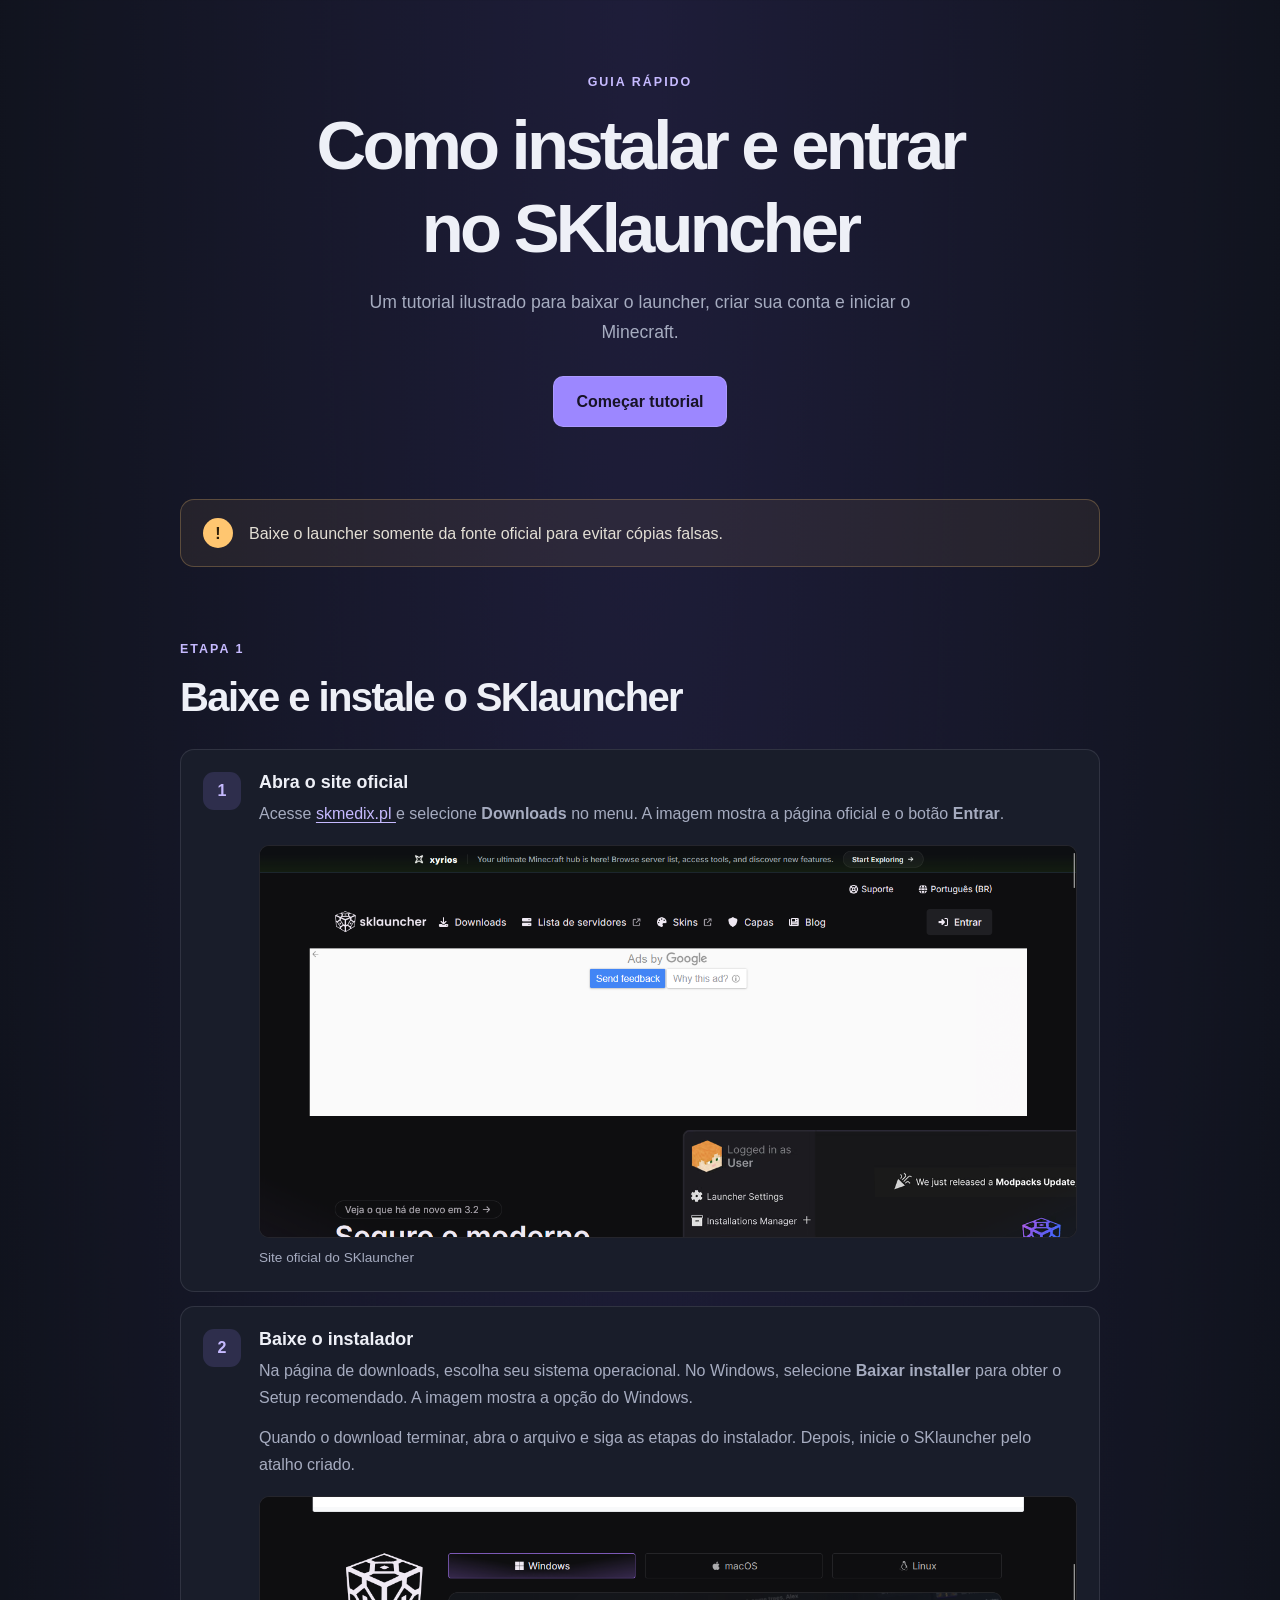
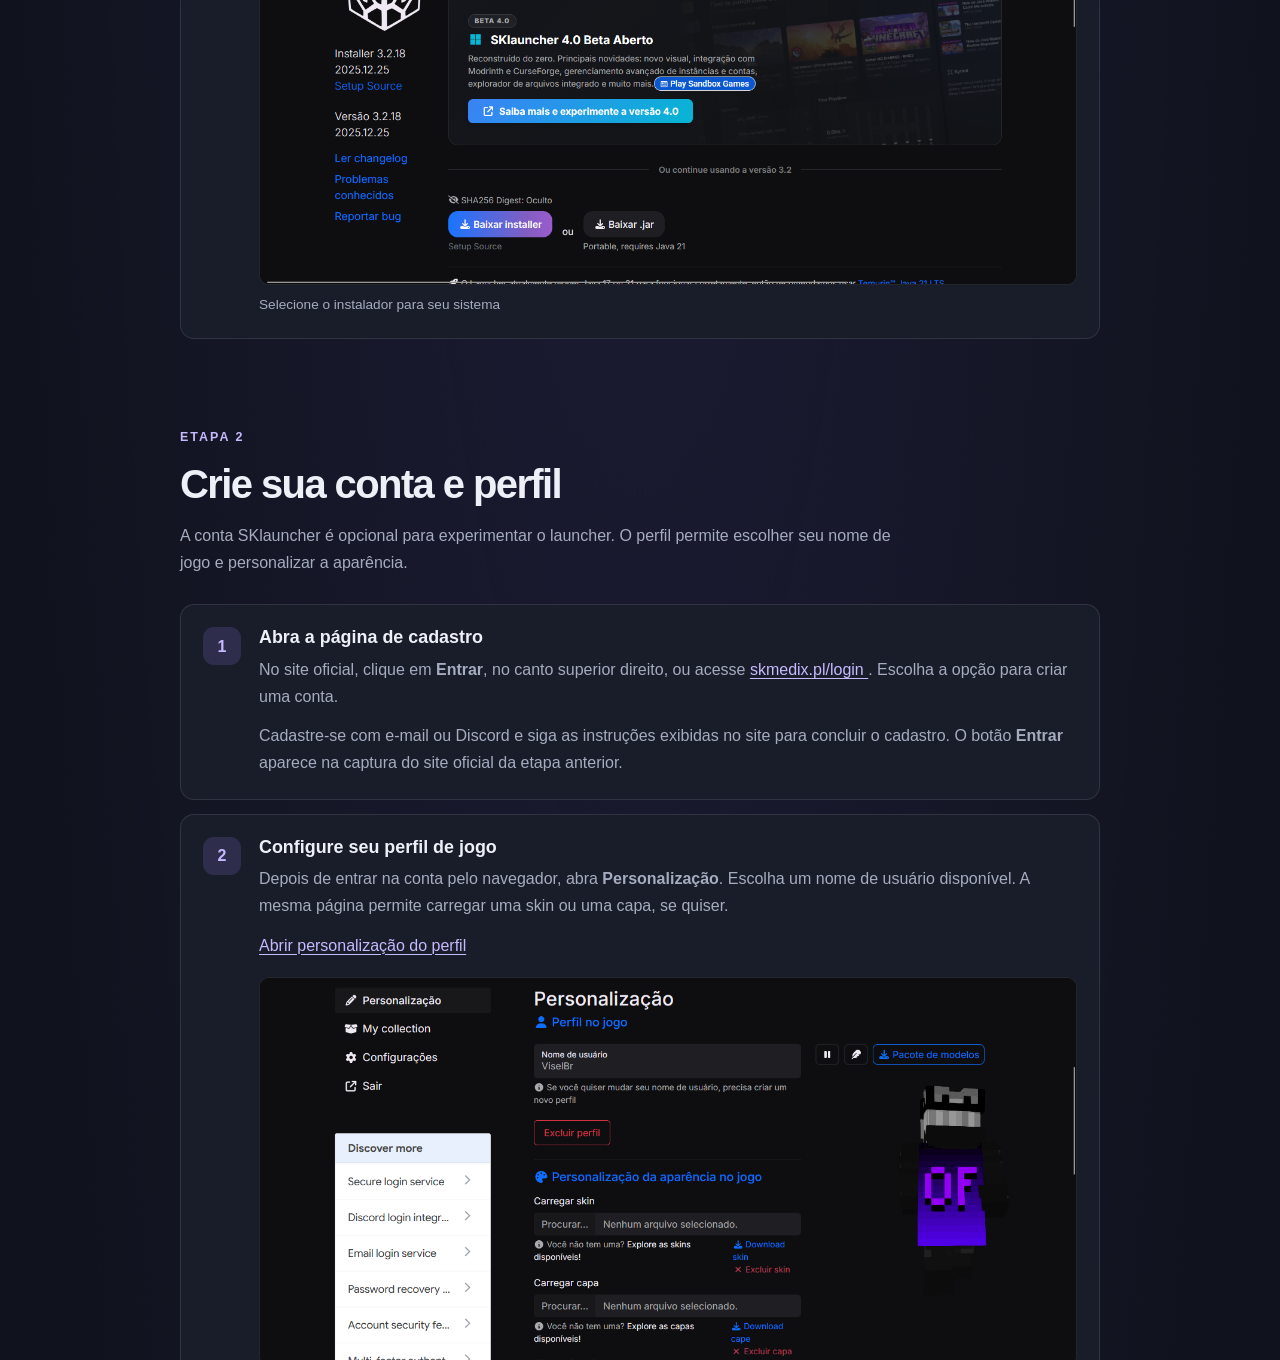
<file: index.html>
<!doctype html>
<html lang="pt-BR">
  <head>
    <meta charset="UTF-8" />
    <meta http-equiv="refresh" content="0; url=sklauncher/README.html" />
    <title>README</title>
  </head>
  <body>
    <p><a href="sklauncher/README.html">Abrir README</a></p>
  </body>
</html>
</file>
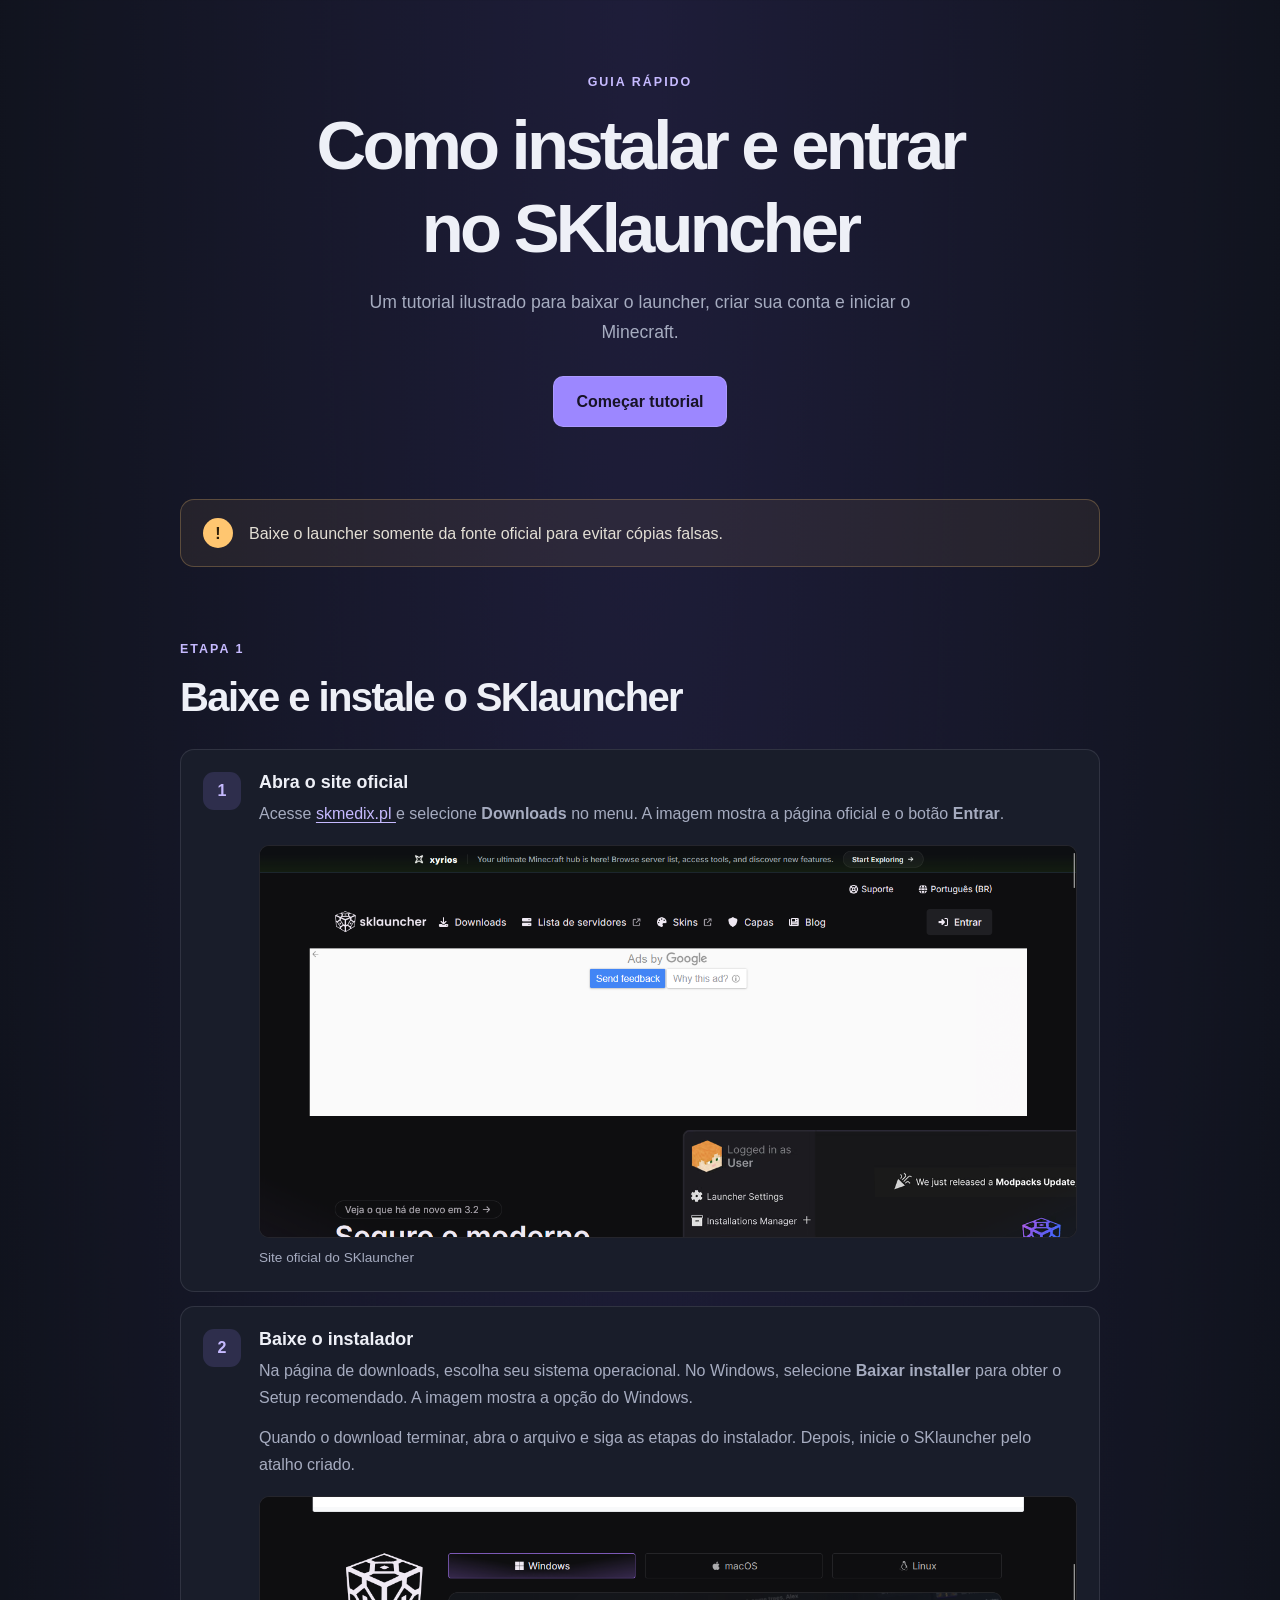
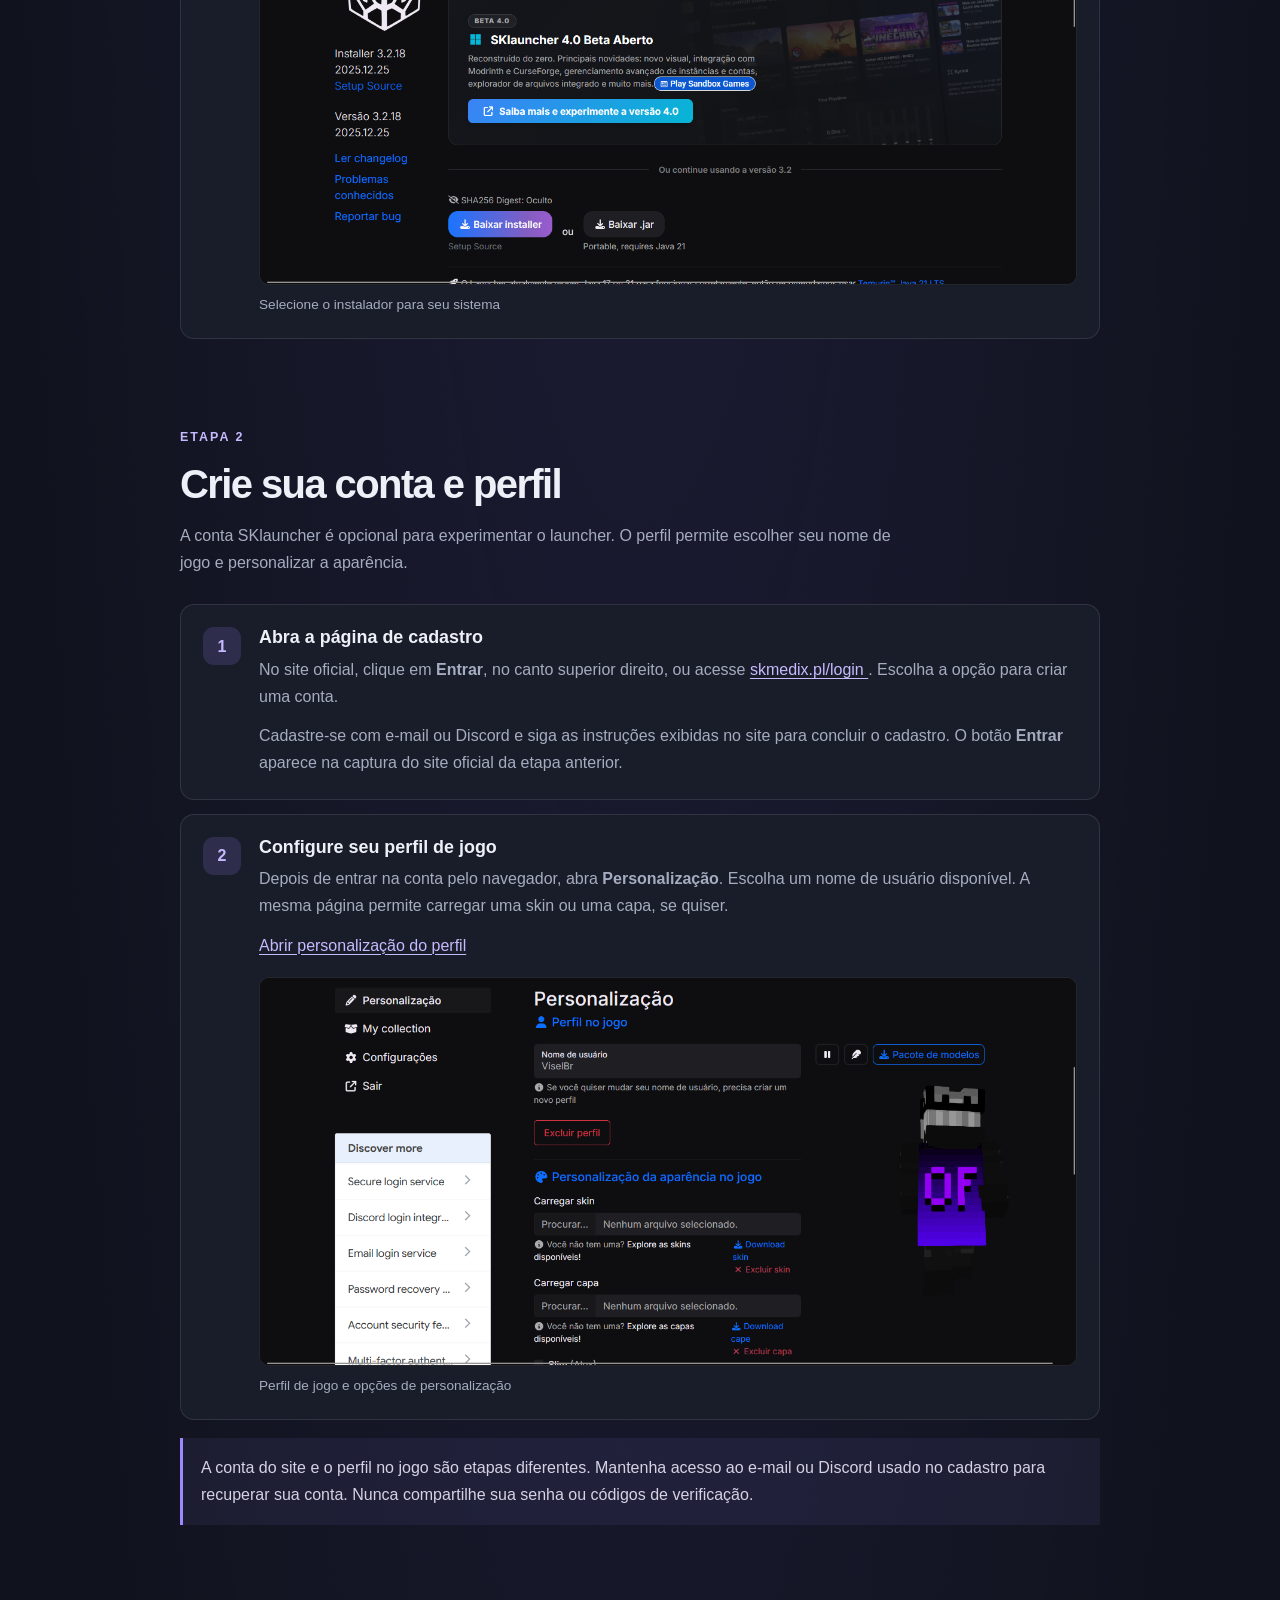
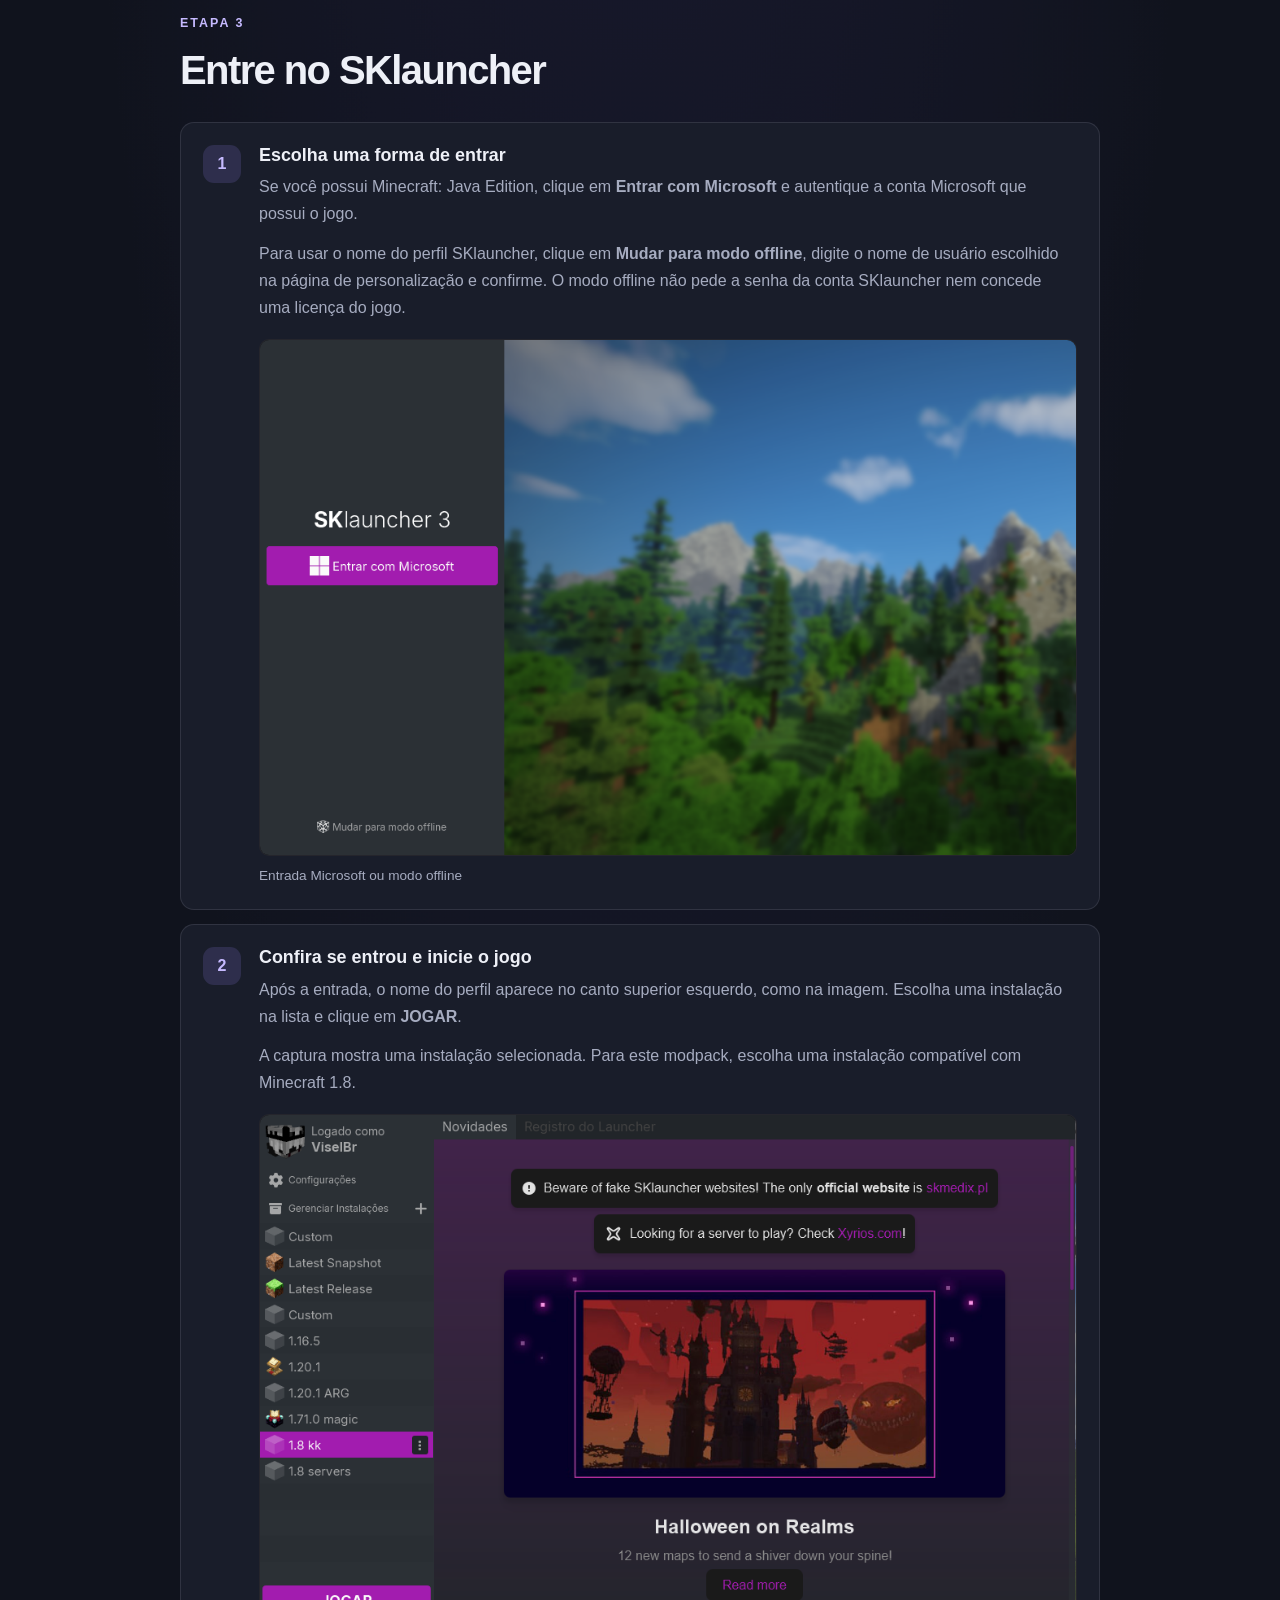
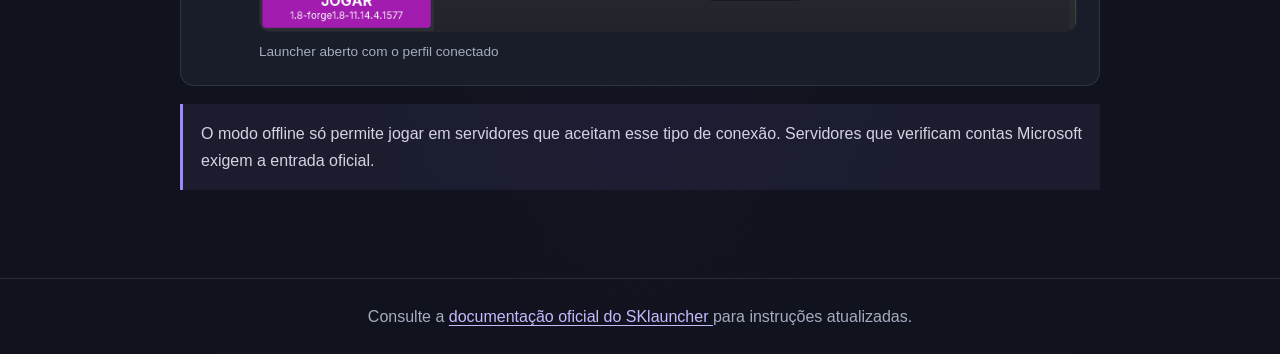
<file: sklauncher/README.html>
<!doctype html>
<html lang="pt-BR">
  <head>
    <meta charset="UTF-8" />
    <meta name="viewport" content="width=device-width, initial-scale=1.0" />
    <meta
      name="description"
      content="Tutorial ilustrado para instalar o SKlauncher, criar um perfil e entrar."
    />
    <title>Como instalar e entrar no SKlauncher</title>
    <link rel="stylesheet" href="style.css" />
  </head>
  <body>
    <header class="hero">
      <div class="hero-content">
        <p class="eyebrow">GUIA RÁPIDO</p>
        <h1>Como instalar e entrar no SKlauncher</h1>
        <p>
          Um tutorial ilustrado para baixar o launcher, criar sua conta e iniciar
          o Minecraft.
        </p>
        <a class="button" href="#instalacao">Começar tutorial</a>
      </div>
    </header>

    <main>
      <section class="notice">
        <span class="notice-icon" aria-hidden="true">!</span>
        <p>
          Baixe o launcher somente da fonte oficial para evitar cópias falsas.
        </p>
      </section>

      <section class="content-section" id="instalacao">
        <p class="eyebrow">ETAPA 1</p>
        <h2>Baixe e instale o SKlauncher</h2>
        <ol class="steps">
          <li>
            <span class="step-number">1</span>
            <div class="step-copy">
              <h3>Abra o site oficial</h3>
              <p>
                Acesse
                <a href="https://skmedix.pl/" target="_blank" rel="noopener noreferrer">
                  skmedix.pl
                </a>
                e selecione <strong>Downloads</strong> no menu. A imagem mostra
                a página oficial e o botão <strong>Entrar</strong>.
              </p>
            </div>
            <figure class="step-image">
              <img
                src="../Assets/screenshots/screenshot3.png"
                alt="Página oficial do SKlauncher em português"
                loading="lazy"
              />
              <figcaption>Site oficial do SKlauncher</figcaption>
            </figure>
          </li>
          <li>
            <span class="step-number">2</span>
            <div class="step-copy">
              <h3>Baixe o instalador</h3>
              <p>
                Na página de downloads, escolha seu sistema operacional. No
                Windows, selecione <strong>Baixar installer</strong> para obter
                o Setup recomendado. A imagem mostra a opção do Windows.
              </p>
              <p>
                Quando o download terminar, abra o arquivo e siga as etapas do
                instalador. Depois, inicie o SKlauncher pelo atalho criado.
              </p>
            </div>
            <figure class="step-image">
              <img
                src="../Assets/screenshots/screenshot4.png"
                alt="Página de downloads do SKlauncher com o instalador do Windows"
                loading="lazy"
              />
              <figcaption>Selecione o instalador para seu sistema</figcaption>
            </figure>
          </li>
        </ol>
      </section>

      <section class="content-section account-section" id="conta">
        <p class="eyebrow">ETAPA 2</p>
        <h2>Crie sua conta e perfil</h2>
        <p class="section-intro">
          A conta SKlauncher é opcional para experimentar o launcher. O perfil
          permite escolher seu nome de jogo e personalizar a aparência.
        </p>
        <ol class="steps">
          <li>
            <span class="step-number">1</span>
            <div class="step-copy">
              <h3>Abra a página de cadastro</h3>
              <p>
                No site oficial, clique em <strong>Entrar</strong>, no canto
                superior direito, ou acesse
                <a href="https://skmedix.pl/login" target="_blank" rel="noopener noreferrer">
                  skmedix.pl/login
                </a>. Escolha a opção para criar uma conta.
              </p>
              <p>
                Cadastre-se com e-mail ou Discord e siga as instruções exibidas
                no site para concluir o cadastro. O botão <strong>Entrar</strong>
                aparece na captura do site oficial da etapa anterior.
              </p>
            </div>
          </li>
          <li>
            <span class="step-number">2</span>
            <div class="step-copy">
              <h3>Configure seu perfil de jogo</h3>
              <p>
                Depois de entrar na conta pelo navegador, abra
                <strong>Personalização</strong>. Escolha um nome de usuário
                disponível. A mesma página permite carregar uma skin ou uma
                capa, se quiser.
              </p>
              <p>
                <a
                  href="https://skmedix.pl/settings/customization"
                  target="_blank"
                  rel="noopener noreferrer"
                >
                  Abrir personalização do perfil
                </a>
              </p>
            </div>
            <figure class="step-image">
              <img
                src="../Assets/screenshots/screenshot5.png"
                alt="Página de personalização com nome de usuário, skin e capa"
                loading="lazy"
              />
              <figcaption>Perfil de jogo e opções de personalização</figcaption>
            </figure>
          </li>
        </ol>
        <p class="security-note">
          A conta do site e o perfil no jogo são etapas diferentes. Mantenha
          acesso ao e-mail ou Discord usado no cadastro para recuperar sua conta.
          Nunca compartilhe sua senha ou códigos de verificação.
        </p>
      </section>

      <section class="content-section login-section" id="entrada">
        <p class="eyebrow">ETAPA 3</p>
        <h2>Entre no SKlauncher</h2>
        <ol class="steps">
          <li>
            <span class="step-number">1</span>
            <div class="step-copy">
              <h3>Escolha uma forma de entrar</h3>
              <p>
                Se você possui Minecraft: Java Edition, clique em
                <strong>Entrar com Microsoft</strong> e autentique a conta
                Microsoft que possui o jogo.
              </p>
              <p>
                Para usar o nome do perfil SKlauncher, clique em
                <strong>Mudar para modo offline</strong>, digite o nome de
                usuário escolhido na página de personalização e confirme. O
                modo offline não pede a senha da conta SKlauncher nem concede
                uma licença do jogo.
              </p>
            </div>
            <figure class="step-image">
              <img
                src="../Assets/screenshots/screenshot6.png"
                alt="Tela inicial do SKlauncher com entrada Microsoft e opção de modo offline"
                loading="lazy"
              />
              <figcaption>Entrada Microsoft ou modo offline</figcaption>
            </figure>
          </li>
          <li>
            <span class="step-number">2</span>
            <div class="step-copy">
              <h3>Confira se entrou e inicie o jogo</h3>
              <p>
                Após a entrada, o nome do perfil aparece no canto superior
                esquerdo, como na imagem. Escolha uma instalação na lista e
                clique em <strong>JOGAR</strong>.
              </p>
              <p>
                A captura mostra uma instalação selecionada. Para este modpack,
                escolha uma instalação compatível com Minecraft 1.8.
              </p>
            </div>
            <figure class="step-image">
              <img
                src="../Assets/screenshots/screenshot7.png"
                alt="SKlauncher aberto com o perfil conectado e uma instalação selecionada"
                loading="lazy"
              />
              <figcaption>Launcher aberto com o perfil conectado</figcaption>
            </figure>
          </li>
        </ol>
        <p class="security-note">
          O modo offline só permite jogar em servidores que aceitam esse tipo
          de conexão. Servidores que verificam contas Microsoft exigem a entrada
          oficial.
        </p>
      </section>
    </main>

    <footer>
      <p>
        Consulte a
        <a
          href="https://docs.skmedix.pl/"
          target="_blank"
          rel="noopener noreferrer"
        >
          documentação oficial do SKlauncher
        </a>
        para instruções atualizadas.
      </p>
    </footer>
  </body>
</html>
</file>
<file: sklauncher/style.css>
:root {
  color-scheme: dark;
  font-family: "DM Sans", sans-serif;
  background: #10131d;
  color: #eef0f7;
  font-synthesis: none;
  text-rendering: optimizeLegibility;
  font-weight: 400;
  --surface: #191d2a;
  --surface-raised: #202536;
  --text-muted: #a6acc0;
  --accent: #9c87ff;
  --accent-light: #c6baff;
  --border: rgba(209, 213, 230, 0.12);
}

* {
  box-sizing: border-box;
}

html {
  scroll-behavior: smooth;
}

body {
  min-width: 320px;
  margin: 0;
  line-height: 1.7;
  background:
    radial-gradient(ellipse at 50% 0, rgba(111, 87, 222, 0.15), transparent 42rem),
    #10131d;
}

a {
  color: var(--accent-light);
  text-decoration-thickness: 1px;
  text-underline-offset: 3px;
}

a:hover {
  color: #ffffff;
}

.hero {
  display: grid;
  min-height: 390px;
  padding: 72px 24px;
  place-items: center;
  text-align: center;
}

.hero-content {
  width: min(100%, 760px);
}

.eyebrow {
  margin: 0 0 12px;
  color: var(--accent-light);
  font-size: 0.78rem;
  font-weight: 700;
  letter-spacing: 0.16em;
}

h1,
h2,
h3 {
  font-family: "Space Grotesk", sans-serif;
  line-height: 1.2;
}

h1 {
  max-width: 720px;
  margin: 0 auto 18px;
  font-size: clamp(2.4rem, 6vw, 4.3rem);
  letter-spacing: -0.055em;
}

.hero-content > p:not(.eyebrow) {
  max-width: 580px;
  margin: 0 auto 28px;
  color: var(--text-muted);
  font-size: 1.1rem;
}

.button {
  display: inline-flex;
  min-height: 48px;
  padding: 11px 22px;
  align-items: center;
  justify-content: center;
  border: 1px solid rgba(198, 186, 255, 0.35);
  border-radius: 10px;
  background: var(--accent);
  color: #171326;
  font-weight: 700;
  text-decoration: none;
  transition: transform 160ms ease, background 160ms ease;
}

.button:hover {
  transform: translateY(-2px);
  background: var(--accent-light);
  color: #171326;
}

main {
  width: min(100% - 40px, 920px);
  margin: 0 auto;
}

.notice {
  display: flex;
  gap: 16px;
  align-items: center;
  padding: 18px 22px;
  border: 1px solid rgba(255, 198, 112, 0.25);
  border-radius: 14px;
  background: rgba(255, 198, 112, 0.07);
}

.notice p {
  margin: 0;
  color: #e3dfd5;
}

.notice-icon {
  display: grid;
  width: 30px;
  height: 30px;
  flex: 0 0 30px;
  place-items: center;
  border-radius: 50%;
  background: #ffc670;
  color: #30200a;
  font-weight: 700;
}

.content-section {
  padding: 72px 0 16px;
  scroll-margin-top: 24px;
}

.content-section h2 {
  margin: 0 0 14px;
  font-size: clamp(1.8rem, 4vw, 2.5rem);
  letter-spacing: -0.04em;
}

.section-intro {
  max-width: 720px;
  margin: 0 0 26px;
  color: var(--text-muted);
}

.steps {
  display: grid;
  gap: 14px;
  margin: 28px 0 0;
  padding: 0;
  list-style: none;
}

.steps li {
  display: grid;
  grid-template-columns: 38px minmax(0, 1fr);
  gap: 18px;
  align-items: start;
  padding: 22px;
  border: 1px solid var(--border);
  border-radius: 14px;
  background: var(--surface);
}

.step-number {
  display: grid;
  width: 38px;
  height: 38px;
  flex: 0 0 38px;
  place-items: center;
  border-radius: 11px;
  background: rgba(156, 135, 255, 0.16);
  color: var(--accent-light);
  font-family: "Space Grotesk", sans-serif;
  font-weight: 700;
}

.steps h3,
.option-card h3 {
  margin: 0 0 7px;
  font-size: 1.12rem;
}

.steps p,
.step-copy p {
  margin: 0;
  color: var(--text-muted);
}

.step-copy p + p {
  margin-top: 12px;
}

.step-image {
  grid-column: 2;
  min-width: 0;
  margin: 0;
}

.step-image img {
  display: block;
  width: 100%;
  border: 1px solid var(--border);
  border-radius: 10px;
  background: #0c0d12;
  object-fit: contain;
  object-position: top;
}

.step-image figcaption {
  margin-top: 8px;
  color: var(--text-muted);
  font-size: 0.85rem;
}

.security-note {
  margin: 18px 0 0;
  padding: 16px 18px;
  border-left: 3px solid var(--accent);
  background: rgba(156, 135, 255, 0.08);
  color: #d6d2e4;
}

code {
  padding: 2px 6px;
  border-radius: 5px;
  background: rgba(255, 255, 255, 0.07);
  color: var(--accent-light);
}

footer {
  margin-top: 72px;
  padding: 24px;
  border-top: 1px solid var(--border);
  text-align: center;
}

footer p {
  margin: 0;
  color: var(--text-muted);
}

@media (max-width: 720px) {
  .steps li {
    gap: 14px;
  }
}

@media (max-width: 520px) {
  .hero {
    min-height: 350px;
    padding: 56px 20px;
  }

  main {
    width: min(100% - 28px, 920px);
  }

  .content-section {
    padding-top: 56px;
  }

  .steps li {
    gap: 13px;
    padding: 18px 15px;
  }

}

@media (prefers-reduced-motion: reduce) {
  html {
    scroll-behavior: auto;
  }

  *,
  *::before,
  *::after {
    transition-duration: 0.01ms !important;
  }
}
</file>
